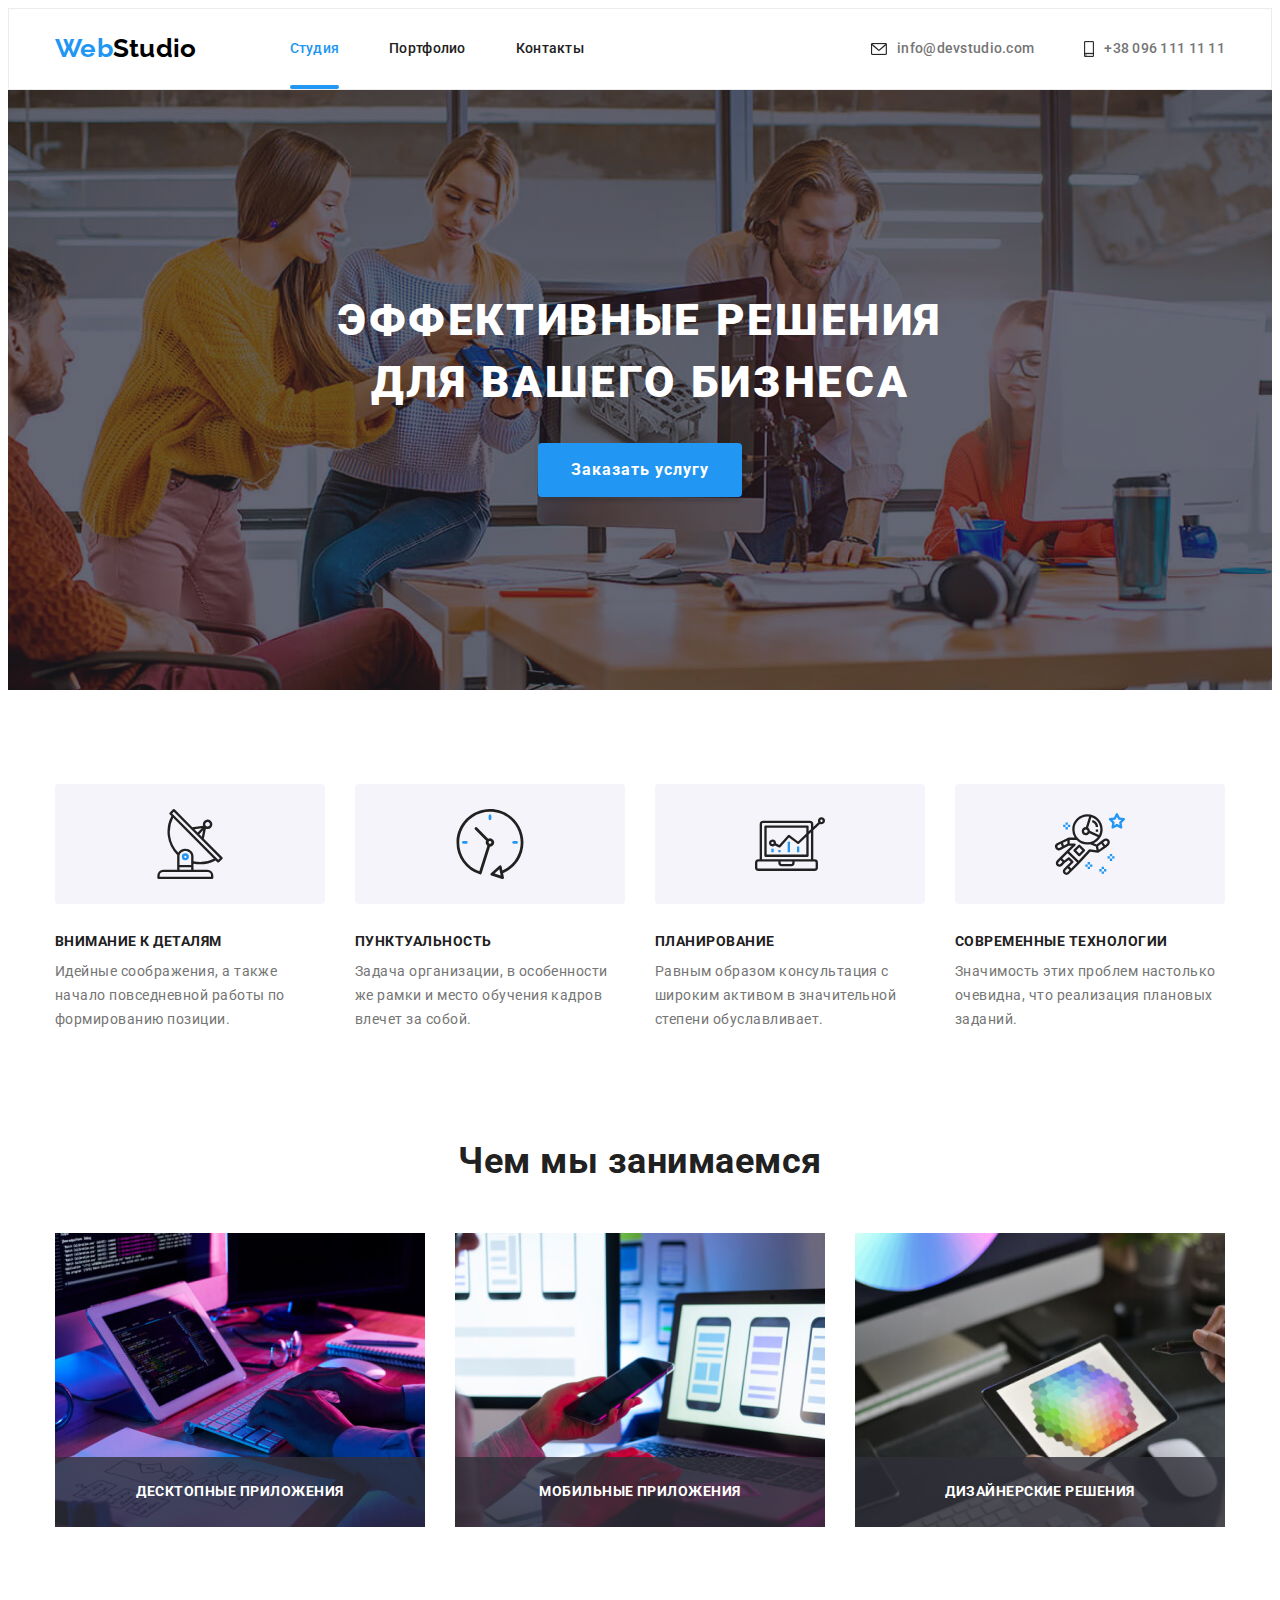
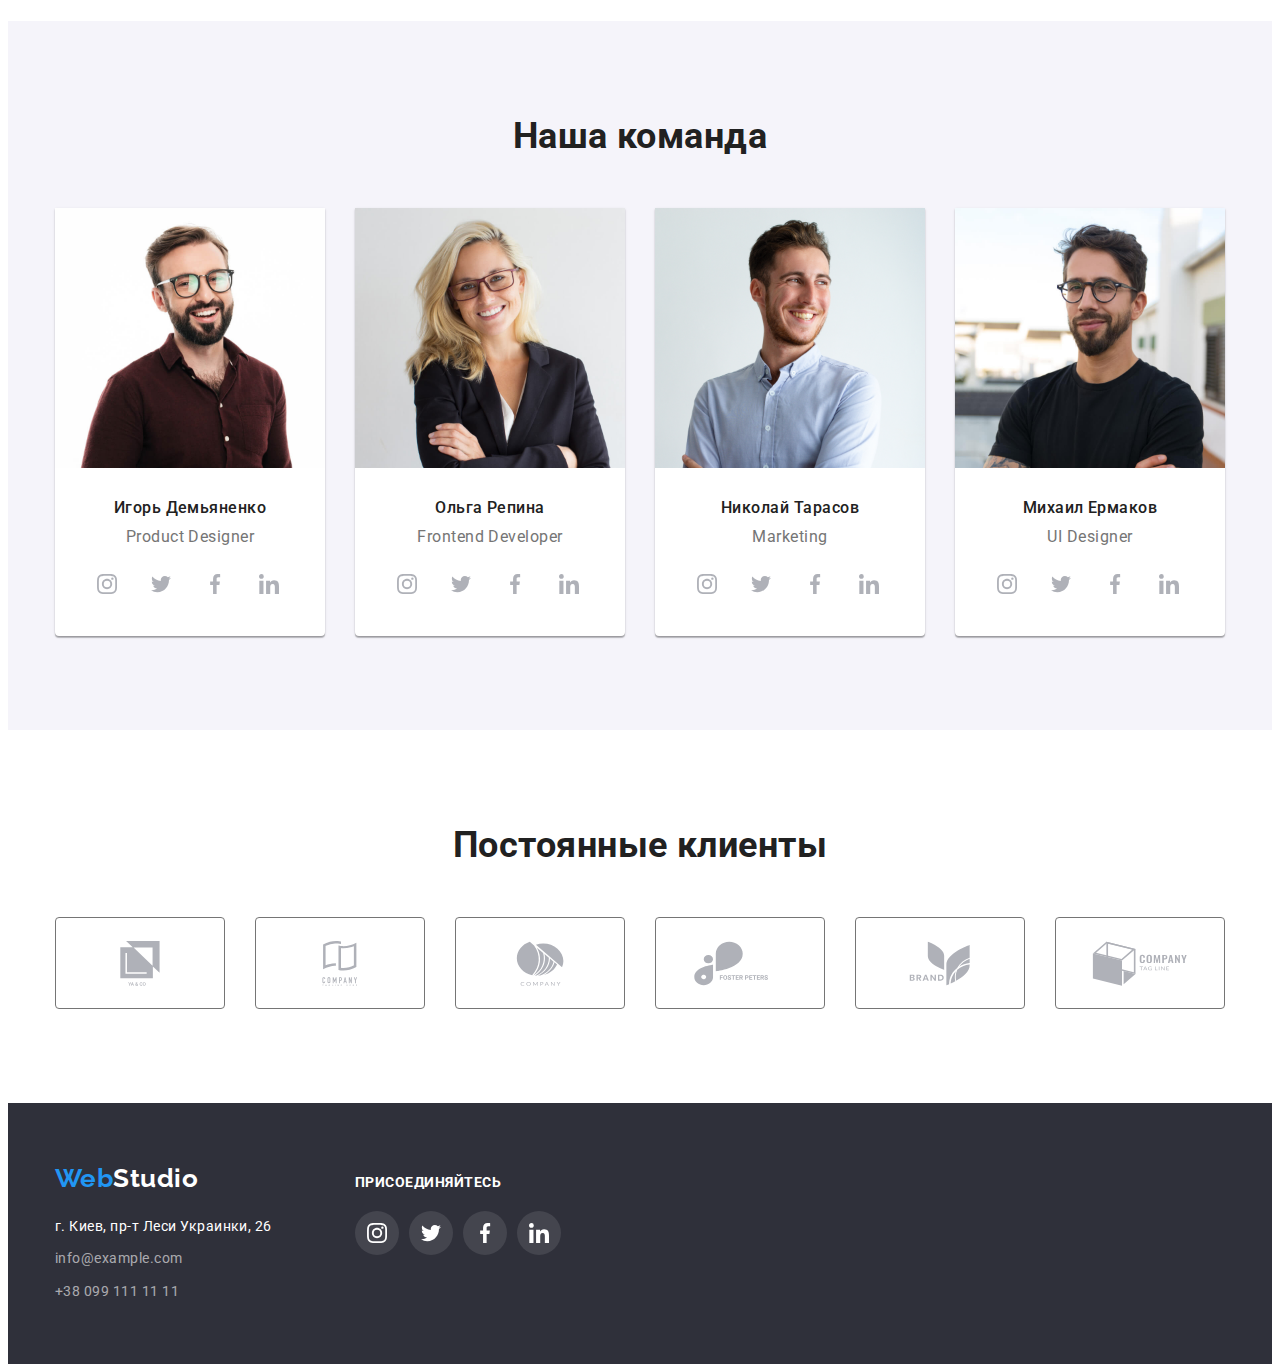
<file: index.html>
<!DOCTYPE html>
<html lang="ru">
  <head>
    <meta charset="UTF-8" />
    <meta http-equiv="X-UA-Compatible" content="IE=edge" />
    <meta name="viewport" content="width=device-width, initial-scale=1.0" />
    <title>Студия</title>
    <link
      rel="stylesheet"
      href="https://cdnjs.cloudflare.com/ajax/libs/modern-normalize/1.0.0/modern-normalize.min.css"
      integrity="sha512-ISS7cAi1PEhQ8jnbJpJZMd29NlhNj4AWYyLOSp2CE/CsHxTCu+r+t0D2yoJudVrd0/8fTVPUVDzY5Tvli75u/g=="
      crossorigin="anonymous"
    />
    <link rel="preconnect" href="https://fonts.gstatic.com" />
    <link
      rel="stylesheet"
      href="https://fonts.googleapis.com/css2?family=Raleway:wght@700&family=Roboto:wght@400;500;700;900&display=swap"
    />
    <link rel="stylesheet" href="./css/main.css" />
  </head>

  <body>
    <!-- Шапка сайта -->
    <header class="header-links">
      <div class="container full-nav">
        <nav class="main-nav">
          <!-- Лого сайта -->
          <div class="full-logo-header">
            <a href="./index.html" lang="en" class="logo-accent link"
              >Web<span class="logo-header link">Studio</span></a
            >
          </div>

          <!-- Навигация на другие страницы -->
          <ul class="site-nav list">
            <li class="item">
              <a href="./index.html" class="link current">Студия</a>
            </li>
            <li class="item">
              <a href="./portfolio.html" class="link">Портфолио</a>
            </li>
            <li class="item"><a href="" class="link">Контакты</a></li>
          </ul>
        </nav>

        <ul class="contacts-header list">
          <li class="item">
            <a href="mailto:info@devstudio.com" class="link">
              <svg class="contacts-icon" width="16" height="12">
                <use href="./images/icons.svg#icon-envelope"></use>
              </svg>
              info@devstudio.com</a
            >
          </li>
          <li class="item">
            <a href="tel:+380961111111" class="link">
              <svg class="contacts-icon" width="10" height="16">
                <use href="./images/icons.svg#icon-smartphone"></use>
              </svg>
              +38 096 111 11 11</a
            >
          </li>
        </ul>
      </div>
    </header>

    <main>
      <!-- Герой -->
      <section class="hero">
        <div class="container">
          <h1 class="hero-title">
            Эффективные решения
            <span class="hero-indent">для вашего бизнеса</span>
          </h1>
          <button data-modal-open type="button" class="hero-button">
            Заказать услугу
          </button>
        </div>
      </section>

      <!-- Преимущества -->
      <section class="section">
        <div class="container">
          <!-- Скрытый смысловой заголовок -->
          <h2 class="visually-hidden">Преимущества</h2>

          <ul class="list benefits">
            <li class="item">
              <div class="thumb-benefits">
                <svg class="benefits-icons-svg">
                  <use href="./images/icons.svg#icon-antenna"></use>
                </svg>
              </div>
              <h3 class="section-title-benefits">Внимание к деталям</h3>
              <p class="section-text-benefits">
                Идейные соображения, а также начало повседневной работы по
                формированию позиции.
              </p>
            </li>

            <li class="item">
              <div class="thumb-benefits">
                <svg class="benefits-icons-svg">
                  <use href="./images/icons.svg#icon-clock"></use>
                </svg>
              </div>
              <h3 class="section-title-benefits">Пунктуальность</h3>
              <p class="section-text-benefits">
                Задача организации, в особенности же рамки и место обучения
                кадров влечет за собой.
              </p>
            </li>

            <li class="item">
              <div class="thumb-benefits">
                <svg class="benefits-icons-svg">
                  <use href="./images/icons.svg#icon-diagram"></use>
                </svg>
              </div>
              <h3 class="section-title-benefits">Планирование</h3>
              <p class="section-text-benefits">
                Равным образом консультация с широким активом в значительной
                степени обуславливает.
              </p>
            </li>

            <li class="item">
              <div class="thumb-benefits">
                <svg class="benefits-icons-svg">
                  <use href="./images/icons.svg#icon-astronaut"></use>
                </svg>
              </div>
              <h3 class="section-title-benefits">Современные технологии</h3>
              <p class="section-text-benefits">
                Значимость этих проблем настолько очевидна, что реализация
                плановых заданий.
              </p>
            </li>
          </ul>
        </div>
      </section>

      <!-- Примеры работ -->
      <section class="section examples">
        <div class="container">
          <h2 class="section-title-main">Чем мы занимаемся</h2>

          <ul class="list examples">
            <li class="examples-element">
              <img
                src="./images/design1.jpg"
                alt="Программирование приложений"
                width="370"
                height="294"
              />
              <div class="overlay-examples">
                <p class="overlay-examples-text">Десктопные приложения</p>
              </div>
            </li>

            <li class="examples-element">
              <img
                src="./images/design2.jpg"
                alt="Создание дизайна приложений"
                width="370"
                height="294"
              />
              <div class="overlay-examples">
                <p class="overlay-examples-text">Мобильные приложения</p>
              </div>
            </li>

            <li class="examples-element">
              <img
                src="./images/design3.jpg"
                alt="Подбор подходящей цветовой гаммы"
                width="370"
                height="294"
              />
              <div class="overlay-examples">
                <p class="overlay-examples-text">Дизайнерские решения</p>
              </div>
            </li>
          </ul>
        </div>
      </section>

      <!-- Команда -->
      <section class="section team">
        <div class="container">
          <h2 class="section-title-main">Наша команда</h2>

          <ul class="list team">
            <li class="team-card">
              <img
                src="./images/product-designer.jpg"
                alt="Фото Игоря Демьяненко"
                width="270"
                height="260"
              />
              <div class="section-team-description">
                <h3 class="section-title-team">Игорь Демьяненко</h3>
                <p class="section-text-team" lang="en">Product Designer</p>

                <!-- Ссылки на соц. сети -->
                <ul class="social-icons">
                  <li class="social-icons-item">
                    <a
                      href=""
                      aria-label="Инстаграм"
                      class="social-icons-link"
                      target="_blank"
                      rel="noopener noreferrer"
                    >
                      <svg class="social-icons-svg">
                        <use href="./images/icons.svg#icon-instagram"></use>
                      </svg>
                    </a>
                  </li>
                  <li class="social-icons-item">
                    <a
                      href=""
                      aria-label="Твиттер"
                      class="social-icons-link"
                      target="_blank"
                      rel="noopener noreferrer"
                    >
                      <svg class="social-icons-svg">
                        <use href="./images/icons.svg#icon-twitter"></use>
                      </svg>
                    </a>
                  </li>
                  <li class="social-icons-item">
                    <a
                      href=""
                      aria-label="Фейсбук"
                      class="social-icons-link"
                      target="_blank"
                      rel="noopener noreferrer"
                    >
                      <svg class="social-icons-svg">
                        <use href="./images/icons.svg#icon-facebook"></use>
                      </svg>
                    </a>
                  </li>
                  <li class="social-icons-item">
                    <a
                      href=""
                      aria-label="Линкедин"
                      class="social-icons-link"
                      target="_blank"
                      rel="noopener noreferrer"
                    >
                      <svg class="social-icons-svg">
                        <use href="./images/icons.svg#icon-linkedin"></use>
                      </svg>
                    </a>
                  </li>
                </ul>
              </div>
            </li>

            <li class="team-card">
              <img
                src="./images/frontend-developer.jpg"
                alt="Фото Ольги Репиной"
                width="270"
                height="260"
              />
              <div class="section-team-description">
                <h3 class="section-title-team">Ольга Репина</h3>
                <p class="section-text-team" lang="en">Frontend Developer</p>

                <!-- Ссылки на соц. сети -->
                <ul class="social-icons">
                  <li class="social-icons-item">
                    <a
                      href=""
                      aria-label="Инстаграм"
                      class="social-icons-link"
                      target="_blank"
                      rel="noopener noreferrer"
                    >
                      <svg class="social-icons-svg">
                        <use href="./images/icons.svg#icon-instagram"></use>
                      </svg>
                    </a>
                  </li>
                  <li class="social-icons-item">
                    <a
                      href=""
                      aria-label="Твиттер"
                      class="social-icons-link"
                      target="_blank"
                      rel="noopener noreferrer"
                    >
                      <svg class="social-icons-svg">
                        <use href="./images/icons.svg#icon-twitter"></use>
                      </svg>
                    </a>
                  </li>
                  <li class="social-icons-item">
                    <a
                      href=""
                      aria-label="Фейсбук"
                      class="social-icons-link"
                      target="_blank"
                      rel="noopener noreferrer"
                    >
                      <svg class="social-icons-svg">
                        <use href="./images/icons.svg#icon-facebook"></use>
                      </svg>
                    </a>
                  </li>
                  <li class="social-icons-item">
                    <a
                      href=""
                      aria-label="Линкедин"
                      class="social-icons-link"
                      target="_blank"
                      rel="noopener noreferrer"
                    >
                      <svg class="social-icons-svg">
                        <use href="./images/icons.svg#icon-linkedin"></use>
                      </svg>
                    </a>
                  </li>
                </ul>
              </div>
            </li>

            <li class="team-card">
              <img
                src="./images/marketing.jpg"
                alt="Фото Николая Тарасова"
                width="270"
                height="260"
              />
              <div class="section-team-description">
                <h3 class="section-title-team">Николай Тарасов</h3>
                <p class="section-text-team" lang="en">Marketing</p>

                <!-- Ссылки на соц. сети -->
                <ul class="social-icons">
                  <li class="social-icons-item">
                    <a
                      href=""
                      aria-label="Инстаграм"
                      class="social-icons-link"
                      target="_blank"
                      rel="noopener noreferrer"
                    >
                      <svg class="social-icons-svg">
                        <use href="./images/icons.svg#icon-instagram"></use>
                      </svg>
                    </a>
                  </li>
                  <li class="social-icons-item">
                    <a
                      href=""
                      aria-label="Твиттер"
                      class="social-icons-link"
                      target="_blank"
                      rel="noopener noreferrer"
                    >
                      <svg class="social-icons-svg">
                        <use href="./images/icons.svg#icon-twitter"></use>
                      </svg>
                    </a>
                  </li>
                  <li class="social-icons-item">
                    <a
                      href=""
                      aria-label="Фейсбук"
                      class="social-icons-link"
                      target="_blank"
                      rel="noopener noreferrer"
                    >
                      <svg class="social-icons-svg">
                        <use href="./images/icons.svg#icon-facebook"></use>
                      </svg>
                    </a>
                  </li>
                  <li class="social-icons-item">
                    <a
                      href=""
                      aria-label="Линкедин"
                      class="social-icons-link"
                      target="_blank"
                      rel="noopener noreferrer"
                    >
                      <svg class="social-icons-svg">
                        <use href="./images/icons.svg#icon-linkedin"></use>
                      </svg>
                    </a>
                  </li>
                </ul>
              </div>
            </li>

            <li class="team-card">
              <img
                src="./images/ui-designer.jpg"
                alt="Фото Михаила Ермакова"
                width="270"
                height="260"
              />
              <div class="section-team-description">
                <h3 class="section-title-team">Михаил Ермаков</h3>
                <p class="section-text-team" lang="en">UI Designer</p>

                <!-- Ссылки на соц. сети -->
                <ul class="social-icons">
                  <li class="social-icons-item">
                    <a
                      href=""
                      aria-label="Инстаграм"
                      class="social-icons-link"
                      target="_blank"
                      rel="noopener noreferrer"
                    >
                      <svg class="social-icons-svg">
                        <use href="./images/icons.svg#icon-instagram"></use>
                      </svg>
                    </a>
                  </li>
                  <li class="social-icons-item">
                    <a
                      href=""
                      aria-label="Твиттер"
                      class="social-icons-link"
                      target="_blank"
                      rel="noopener noreferrer"
                    >
                      <svg class="social-icons-svg">
                        <use href="./images/icons.svg#icon-twitter"></use>
                      </svg>
                    </a>
                  </li>
                  <li class="social-icons-item">
                    <a
                      href=""
                      aria-label="Фейсбук"
                      class="social-icons-link"
                      target="_blank"
                      rel="noopener noreferrer"
                    >
                      <svg class="social-icons-svg">
                        <use href="./images/icons.svg#icon-facebook"></use>
                      </svg>
                    </a>
                  </li>
                  <li class="social-icons-item">
                    <a
                      href=""
                      aria-label="Линкедин"
                      class="social-icons-link"
                      target="_blank"
                      rel="noopener noreferrer"
                    >
                      <svg class="social-icons-svg">
                        <use href="./images/icons.svg#icon-linkedin"></use>
                      </svg>
                    </a>
                  </li>
                </ul>
              </div>
            </li>
          </ul>
        </div>
      </section>

      <!-- Постоянные клиенты -->
      <section class="section">
        <div class="container">
          <h2 class="section-title-main">Постоянные клиенты</h2>
          <ul class="list clients">
            <li class="client-card">
              <a
                href=""
                aria-label="Ya & Co"
                class="client-card-link link"
                target="_blank"
                rel="noopener noreferrer"
              >
                <svg class="client-icons-svg">
                  <use href="./images/icons.svg#icon-group"></use>
                </svg>
              </a>
            </li>

            <li class="client-card">
              <a
                href=""
                aria-label="Company Tagline Here"
                class="client-card-link link"
                target="_blank"
                rel="noopener noreferrer"
              >
                <svg class="client-icons-svg">
                  <use href="./images/icons.svg#icon-group2"></use>
                </svg>
              </a>
            </li>

            <li class="client-card">
              <a
                href=""
                aria-label="Company"
                class="client-card-link link"
                target="_blank"
                rel="noopener noreferrer"
              >
                <svg class="client-icons-svg">
                  <use href="./images/icons.svg#icon-group3"></use>
                </svg>
              </a>
            </li>

            <li class="client-card">
              <a
                href=""
                aria-label="Foster Peters"
                class="client-card-link link"
                target="_blank"
                rel="noopener noreferrer"
              >
                <svg class="client-icons-svg">
                  <use href="./images/icons.svg#icon-group4"></use>
                </svg>
              </a>
            </li>

            <li class="client-card">
              <a
                href=""
                aria-label="Brand"
                class="client-card-link link"
                target="_blank"
                rel="noopener noreferrer"
              >
                <svg class="client-icons-svg">
                  <use href="./images/icons.svg#icon-group5"></use>
                </svg>
              </a>
            </li>

            <li class="client-card">
              <a
                href=""
                aria-label="Company Tag Line"
                class="client-card-link link"
                target="_blank"
                rel="noopener noreferrer"
              >
                <svg class="client-icons-svg">
                  <use href="./images/icons.svg#icon-group6"></use>
                </svg>
              </a>
            </li>
          </ul>
        </div>
      </section>
    </main>

    <!-- Футер -->
    <footer class="footer-links">
      <div class="container">
        <div class="address">
          <div class="full-logo-footer">
            <a href="./index.html" lang="en" class="logo-accent link"
              >Web<span class="logo-footer link">Studio</span></a
            >
          </div>
          <address>
            <ul class="list">
              <li class="footer-address">
                <a
                  class="map-link link"
                  href="https://goo.gl/maps/onrn5g9ZaPqnStBHA"
                  target="_blank"
                  rel="noopener noreferrer"
                  >г. Киев, пр-т Леси Украинки, 26</a
                >
              </li>
              <li class="contacts-footer">
                <a href="mailto:info@example.com" class="link"
                  >info@example.com</a
                >
              </li>
              <li class="contacts-footer">
                <a href="tel:+380991111111" class="link">+38 099 111 11 11</a>
              </li>
            </ul>
          </address>
        </div>

        <!-- Ссылки на соц. сети -->
        <div class="social-media-footer">
          <h3 class="section-title-footer">присоединяйтесь</h3>
          <ul class="social-icons-footer list">
            <li class="social-icons-item">
              <a
                href=""
                aria-label="Инстаграм"
                class="social-icons-link"
                target="_blank"
                rel="noopener noreferrer"
              >
                <svg class="footer social-icons-svg">
                  <use href="./images/icons.svg#icon-instagram"></use>
                </svg>
              </a>
            </li>
            <li class="social-icons-item">
              <a
                href=""
                aria-label="Твиттер"
                class="social-icons-link"
                target="_blank"
                rel="noopener noreferrer"
              >
                <svg class="social-icons-svg">
                  <use href="./images/icons.svg#icon-twitter"></use>
                </svg>
              </a>
            </li>
            <li class="social-icons-item">
              <a
                href=""
                aria-label="Фейсбук"
                class="social-icons-link"
                target="_blank"
                rel="noopener noreferrer"
              >
                <svg class="social-icons-svg">
                  <use href="./images/icons.svg#icon-facebook"></use>
                </svg>
              </a>
            </li>
            <li class="social-icons-item">
              <a
                href=""
                aria-label="Линкедин"
                class="social-icons-link"
                target="_blank"
                rel="noopener noreferrer"
              >
                <svg class="social-icons-svg">
                  <use href="./images/icons.svg#icon-linkedin"></use>
                </svg>
              </a>
            </li>
          </ul>
        </div>
      </div>
    </footer>

    <!-- Модальное окно -->
    <div data-modal class="backdrop is-hidden">
      <div class="modal">
        <button data-modal-close class="modal-close" aria-label="Закрыть">
          <svg class="modal-close-svg">
            <use href="./images/icons.svg#icon-close"></use>
          </svg>
        </button>
      </div>
    </div>
    <script src="./js/modal.js"></script>
  </body>
</html>
</file>
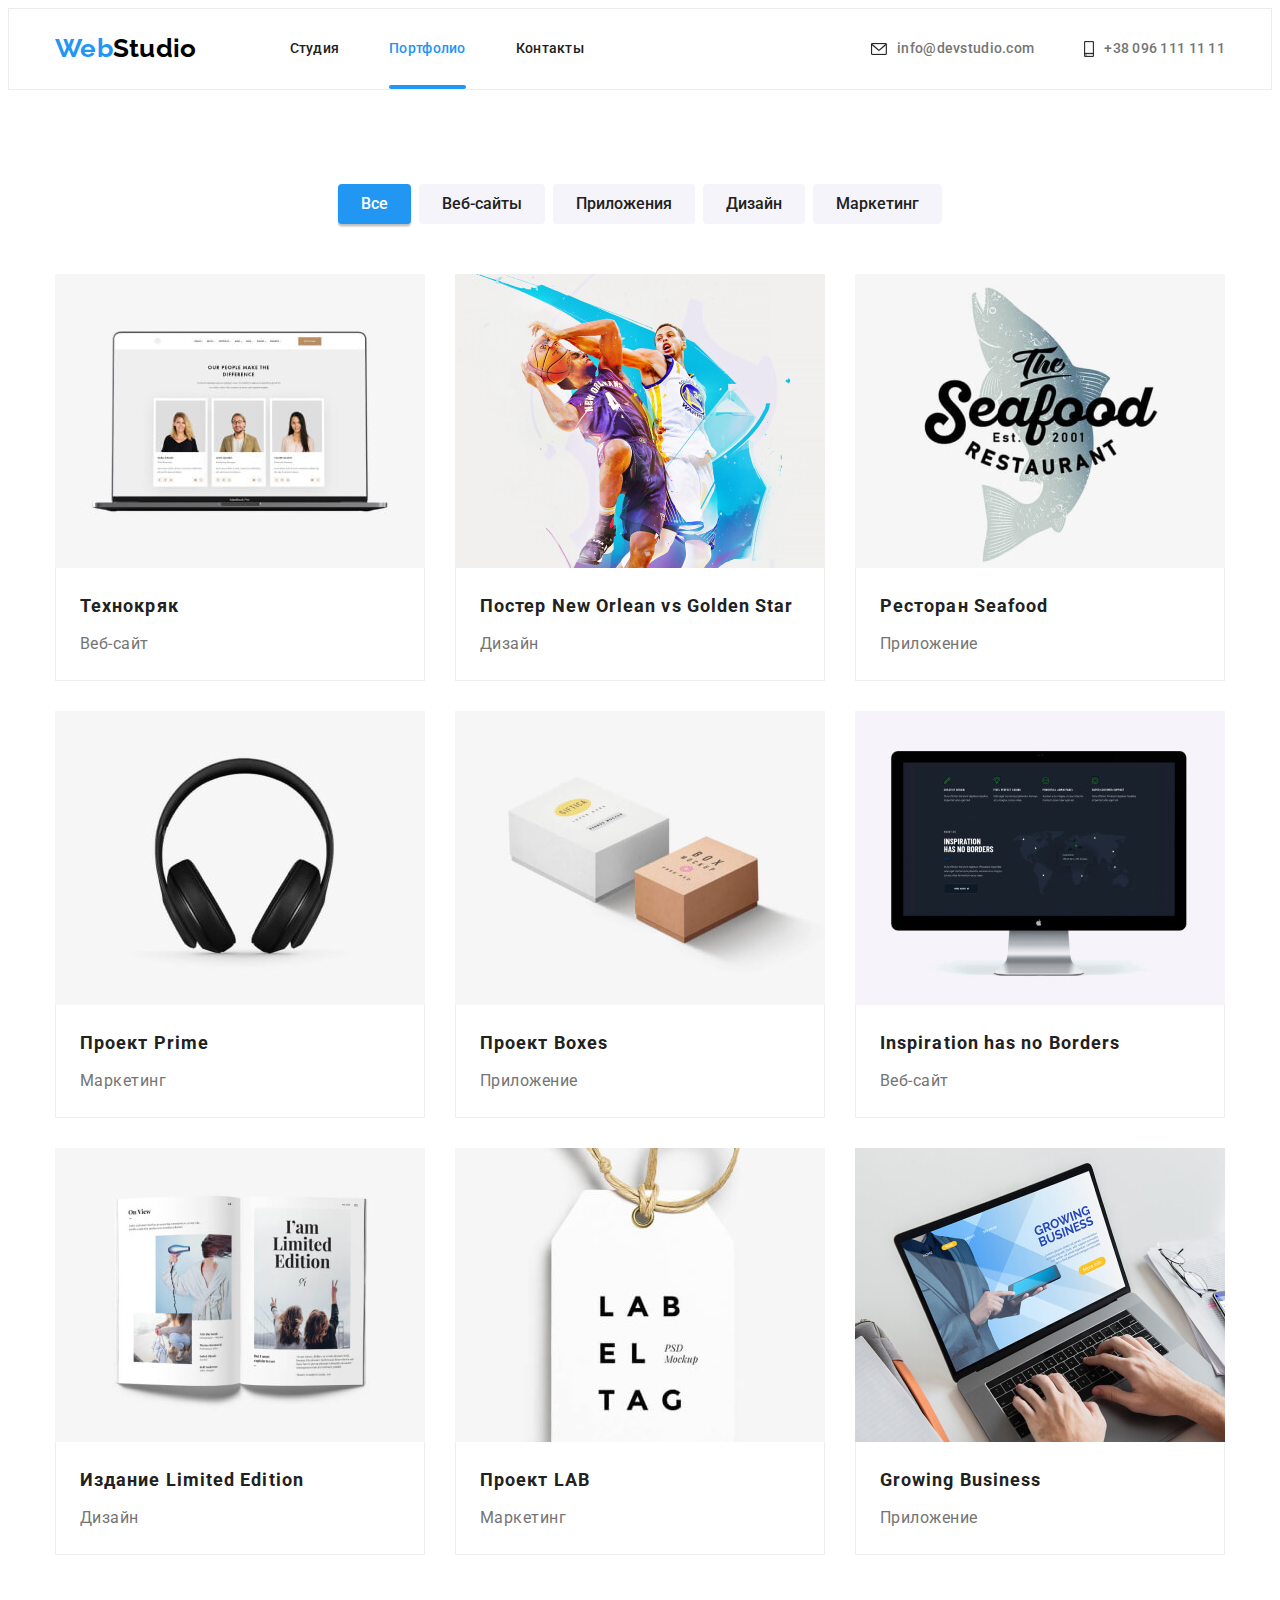
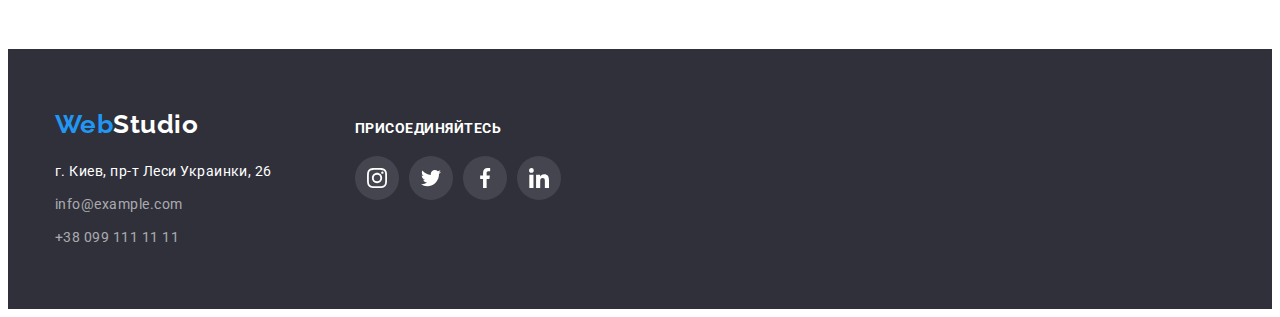
<file: portfolio.html>
<!DOCTYPE html>
<html lang="ru">
  <head>
    <meta charset="UTF-8" />
    <meta http-equiv="X-UA-Compatible" content="IE=edge" />
    <meta name="viewport" content="width=device-width, initial-scale=1.0" />
    <title>Портфолио</title>
    <link
      rel="stylesheet"
      href="https://cdnjs.cloudflare.com/ajax/libs/modern-normalize/1.0.0/modern-normalize.min.css"
      integrity="sha512-ISS7cAi1PEhQ8jnbJpJZMd29NlhNj4AWYyLOSp2CE/CsHxTCu+r+t0D2yoJudVrd0/8fTVPUVDzY5Tvli75u/g=="
      crossorigin="anonymous"
    />
    <link rel="preconnect" href="https://fonts.gstatic.com" />
    <link
      href="https://fonts.googleapis.com/css2?family=Raleway:wght@700&family=Roboto:wght@400;500;700;900&display=swap"
      rel="stylesheet"
    />
    <link rel="stylesheet" href="./css/main.css" />
  </head>

  <body>
    <!-- Шапка сайта -->
    <header class="header-links">
      <div class="container main-nav">
        <nav class="main-nav">
          <!-- Лого сайта -->
          <div class="full-logo-header">
            <a href="./index.html" lang="en" class="logo-accent link"
              >Web<span class="logo-header link">Studio</span></a
            >
          </div>

          <!-- Навигация на другие страницы -->
          <ul class="site-nav list">
            <li class="item"><a href="./index.html" class="link">Студия</a></li>
            <li class="item">
              <a href="./portfolio.html" class="link current">Портфолио</a>
            </li>
            <li class="item"><a href="" class="link">Контакты</a></li>
          </ul>
        </nav>

        <ul class="contacts-header list">
          <li class="item">
            <a href="mailto:info@devstudio.com" class="link">
              <svg class="contacts-icon" width="16" height="12">
                <use href="./images/icons.svg#icon-envelope"></use>
              </svg>
              info@devstudio.com</a
            >
          </li>
          <li class="item">
            <a href="tel:+380961111111" class="link">
              <svg class="contacts-icon" width="10" height="16">
                <use href="./images/icons.svg#icon-smartphone"></use>
              </svg>
              +38 096 111 11 11</a
            >
          </li>
        </ul>
      </div>
    </header>

    <main>
      <!-- Секция с проектами -->
      <section class="section">
        <div class="container">
          <!-- Скрытый смысловой заголовок -->
          <h1 class="visually-hidden">Наши проекты</h1>

          <!-- Фильтр с кнопками -->
          <ul class="list filter">
            <li class="filter-item">
              <button type="button" class="portfolio-button current">
                Все
              </button>
            </li>
            <li class="filter-item">
              <button type="button" class="portfolio-button">Веб-сайты</button>
            </li>
            <li class="filter-item">
              <button type="button" class="portfolio-button">Приложения</button>
            </li>
            <li class="filter-item">
              <button type="button" class="portfolio-button">Дизайн</button>
            </li>
            <li class="filter-item">
              <button type="button" class="portfolio-button">Маркетинг</button>
            </li>
          </ul>

          <!-- Примеры работ -->
          <ul class="list flex">
            <li class="flex-element">
              <!--<div class="flex-actions"> </div>-->
              <a class="flex-element-link" href="">
                <div class="flex-img">
                  <img
                    src="./images/techcrack.jpg"
                    alt="Главная страница веб-сайта"
                    width="370"
                    height="294"
                  />
                  <div class="overlay-project">
                    <p class="overlay-project-text">
                      Технокряк это современная площадка распространения
                      коронавируса. Компании используют эту платформу для
                      цифрового шпионажа и атак на защищённые сервера
                      конкурентов.
                    </p>
                  </div>
                </div>
                <div class="section-project-description">
                  <h2 class="section-title-project">Технокряк</h2>
                  <p class="section-text-project">Веб-сайт</p>
                </div>
              </a>
            </li>

            <li class="flex-element">
              <a class="flex-element-link" href="">
                <div class="flex-img">
                  <img
                    src="./images/poster.jpg"
                    alt="Постер для баскетбольного матча"
                    width="370"
                    height="294"
                  />
                  <div class="overlay-project">
                    <p class="overlay-project-text">
                      Технокряк это современная площадка распространения
                      коронавируса. Компании используют эту платформу для
                      цифрового шпионажа и атак на защищённые сервера
                      конкурентов.
                    </p>
                  </div>
                </div>
                <div class="section-project-description">
                  <h2 class="section-title-project">
                    Постер <span lang="en">New Orlean vs Golden Star</span>
                  </h2>
                  <p class="section-text-project">Дизайн</p>
                </div>
              </a>
            </li>

            <li class="flex-element">
              <a class="flex-element-link" href="">
                <div class="flex-img">
                  <img
                    src="./images/seafood.jpg"
                    alt="Логотип приложения ресторана"
                    width="370"
                    height="294"
                  />
                  <div class="overlay-project">
                    <p class="overlay-project-text">
                      Технокряк это современная площадка распространения
                      коронавируса. Компании используют эту платформу для
                      цифрового шпионажа и атак на защищённые сервера
                      конкурентов.
                    </p>
                  </div>
                </div>
                <div class="section-project-description">
                  <h2 class="section-title-project">
                    Ресторан <span lang="en">Seafood</span>
                  </h2>
                  <p class="section-text-project">Приложение</p>
                </div>
              </a>
            </li>

            <li class="flex-element">
              <a class="flex-element-link" href="">
                <div class="flex-img">
                  <img
                    src="./images/prime.jpg"
                    alt="Наушники как заставка проекта"
                    width="370"
                    height="294"
                  />
                  <div class="overlay-project">
                    <p class="overlay-project-text">
                      Технокряк это современная площадка распространения
                      коронавируса. Компании используют эту платформу для
                      цифрового шпионажа и атак на защищённые сервера
                      конкурентов.
                    </p>
                  </div>
                </div>
                <div class="section-project-description">
                  <h2 class="section-title-project">
                    Проект <span lang="en">Prime</span>
                  </h2>
                  <p class="section-text-project" lang="en">Маркетинг</p>
                </div>
              </a>
            </li>

            <li class="flex-element">
              <a class="flex-element-link" href="">
                <div class="flex-img">
                  <img
                    src="./images/boxes.jpg"
                    alt="Два макета коробок из проекта"
                    width="370"
                    height="294"
                  />
                  <div class="overlay-project">
                    <p class="overlay-project-text">
                      Технокряк это современная площадка распространения
                      коронавируса. Компании используют эту платформу для
                      цифрового шпионажа и атак на защищённые сервера
                      конкурентов.
                    </p>
                  </div>
                </div>
                <div class="section-project-description">
                  <h2 class="section-title-project">
                    Проект <span lang="en">Boxes</span>
                  </h2>
                  <p class="section-text-project">Приложение</p>
                </div>
              </a>
            </li>

            <li class="flex-element">
              <a class="flex-element-link" href="">
                <div class="flex-img">
                  <img
                    src="./images/inspiration.jpg"
                    alt="Главная страница веб-сайта"
                    width="370"
                    height="294"
                  />
                  <div class="overlay-project">
                    <p class="overlay-project-text">
                      Технокряк это современная площадка распространения
                      коронавируса. Компании используют эту платформу для
                      цифрового шпионажа и атак на защищённые сервера
                      конкурентов.
                    </p>
                  </div>
                </div>
                <div class="section-project-description">
                  <h2 class="section-title-project" lang="en">
                    Inspiration has no Borders
                  </h2>
                  <p class="section-text-project">Веб-сайт</p>
                </div>
              </a>
            </li>

            <li class="flex-element">
              <a class="flex-element-link" href="">
                <div class="flex-img">
                  <img
                    src="./images/limited-edition.jpg"
                    alt="Разворот журнала"
                    width="370"
                    height="294"
                  />
                  <div class="overlay-project">
                    <p class="overlay-project-text">
                      Технокряк это современная площадка распространения
                      коронавируса. Компании используют эту платформу для
                      цифрового шпионажа и атак на защищённые сервера
                      конкурентов.
                    </p>
                  </div>
                </div>
                <div class="section-project-description">
                  <h2 class="section-title-project">
                    Издание <span lang="en">Limited Edition</span>
                  </h2>
                  <p class="section-text-project">Дизайн</p>
                </div>
              </a>
            </li>

            <li class="flex-element">
              <a class="flex-element-link" href="">
                <div class="flex-img">
                  <img
                    src="./images/lab.jpg"
                    alt="Макет лейбла из проекта"
                    width="370"
                    height="294"
                  />
                  <div class="overlay-project">
                    <p class="overlay-project-text">
                      Технокряк это современная площадка распространения
                      коронавируса. Компании используют эту платформу для
                      цифрового шпионажа и атак на защищённые сервера
                      конкурентов.
                    </p>
                  </div>
                </div>
                <div class="section-project-description">
                  <h2 class="section-title-project">
                    Проект <span lang="en">LAB</span>
                  </h2>
                  <p class="section-text-project">Маркетинг</p>
                </div>
              </a>
            </li>

            <li class="flex-element">
              <a class="flex-element-link" href="">
                <div class="flex-img">
                  <img
                    src="./images/growing-business.jpg"
                    alt="Главная страница приложения"
                    width="370"
                    height="294"
                  />
                  <div class="overlay-project">
                    <p class="overlay-project-text">
                      Технокряк это современная площадка распространения
                      коронавируса. Компании используют эту платформу для
                      цифрового шпионажа и атак на защищённые сервера
                      конкурентов.
                    </p>
                  </div>
                </div>
                <div class="section-project-description">
                  <h2 class="section-title-project" lang="en">
                    Growing Business
                  </h2>
                  <p class="section-text-project">Приложение</p>
                </div>
              </a>
            </li>
          </ul>
        </div>
      </section>
    </main>

    <!-- Футер -->
    <footer class="footer-links">
      <div class="container">
        <div class="address">
          <div class="full-logo-footer">
            <a href="./index.html" lang="en" class="logo-accent link"
              >Web<span class="logo-footer link">Studio</span></a
            >
          </div>
          <address>
            <ul class="list">
              <li class="footer-address">
                <a
                  class="map-link link"
                  href="https://goo.gl/maps/onrn5g9ZaPqnStBHA"
                  target="_blank"
                  rel="noopener noreferrer"
                  >г. Киев, пр-т Леси Украинки, 26</a
                >
              </li>
              <li class="contacts-footer">
                <a href="mailto:info@example.com" class="link"
                  >info@example.com</a
                >
              </li>
              <li class="contacts-footer">
                <a href="tel:+380991111111" class="link">+38 099 111 11 11</a>
              </li>
            </ul>
          </address>
        </div>

        <!-- Ссылки на соц. сети -->
        <div class="social-media-footer">
          <h3 class="section-title-footer">присоединяйтесь</h3>
          <ul class="social-icons-footer list">
            <li class="social-icons-item">
              <a
                href=""
                aria-label="Инстаграм"
                class="social-icons-link"
                target="_blank"
                rel="noopener noreferrer"
              >
                <svg class="footer social-icons-svg">
                  <use href="./images/icons.svg#icon-instagram"></use>
                </svg>
              </a>
            </li>
            <li class="social-icons-item">
              <a
                href=""
                aria-label="Твиттер"
                class="social-icons-link"
                target="_blank"
                rel="noopener noreferrer"
              >
                <svg class="social-icons-svg">
                  <use href="./images/icons.svg#icon-twitter"></use>
                </svg>
              </a>
            </li>
            <li class="social-icons-item">
              <a
                href=""
                aria-label="Фейсбук"
                class="social-icons-link"
                target="_blank"
                rel="noopener noreferrer"
              >
                <svg class="social-icons-svg">
                  <use href="./images/icons.svg#icon-facebook"></use>
                </svg>
              </a>
            </li>
            <li class="social-icons-item">
              <a
                href=""
                aria-label="Линкедин"
                class="social-icons-link"
                target="_blank"
                rel="noopener noreferrer"
              >
                <svg class="social-icons-svg">
                  <use href="./images/icons.svg#icon-linkedin"></use>
                </svg>
              </a>
            </li>
          </ul>
        </div>
      </div>
    </footer>
  </body>
</html>
</file>
<file: css/main.css>
/* 
* Палитра 
*/

:root {
   --main-font: 'Roboto', sans-serif;
   --logo-font: 'Raleway', sans-serif;
   --accent-color: #2196f3;
   --body-hero-color: #fff;
   --title-color: #212121;
   --footer-contacts-color: rgba(255,255,255,0.6);
   --main-text-color: #757575;
   --header-studio-color: #000;
   --hero-btn-shadow: 0px 4px 4px rgba(0, 0, 0, 0.15);
   --team-box-shadow: 0px 1px 3px rgba(0, 0, 0, 0.12), 0px 1px 1px rgba(0, 0, 0, 0.14), 0px 2px 1px rgba(0, 0, 0, 0.2);
   --project-hover: 0px 1px 1px rgba(0, 0, 0, 0.12), 0px 4px 4px rgba(0, 0, 0, 0.06), 1px 4px 6px rgba(0, 0, 0, 0.16);
   --header-border: #ececec;
   --project-border: #eee;
   --bcg-team-color: #f5f4fa;
   --bcg-footer-color: #2f303a;
   --bcg-hero-color: #c4c4c4;
   --hero-overlay: rgba(47, 48, 58, 0.4), rgba(47, 48, 58, 0.4);
   --portfolio-btn-shadow: 0px 3px 1px rgba(0, 0, 0, 0.1), 0px 1px 2px rgba(0, 0, 0, 0.08), 0px 2px 2px rgba(0, 0, 0, 0.12);
   --social-icons-team: #afb1b8;
   --bcg-footer-icons: rgba(255, 255, 255, 0.1);
   --backdrop-color:  rgba(0, 0, 0, 0.2);
   --modal-window-shadow: 0px 1px 3px rgba(0, 0, 0, 0.12), 0px 1px 1px rgba(0, 0, 0, 0.14), 0px 2px 1px rgba(0, 0, 0, 0.2);
   --modal-close-btn: #0000001A;
   --trans-duration: 250ms;
   --trans-timing: cubic-bezier(0.4, 0, 0.2, 1);
   --overlay-portfolio-bcg: rgba(33, 150, 243, 0.9);
   --overlay-examples-bcg: rgba(47, 48, 58, 0.8);
}

/* 
* Общие стили для хедера (лого, навигация, контакты) и шрифты
*/


html { box-sizing: border-box; }

*,
*::after,
*::before {
	box-sizing: inherit;
}

h1,
h2,
h3,
h4,
h5,
h6,
p {
	margin-top: 0;
}

body {
   font-family: var(--main-font);
   letter-spacing: .03em;
   color: var(--main-text-color);

   background-color: var(--body-hero-color);
}

.list { 
   list-style: none; 
   padding-left: 0;
	margin: 0;
}

.flex-element-link,
.link { 
   text-decoration: none; 
}

.section { padding: 94px 0; }

.container {
   width: 1200px;
   padding-left: 15px;
   padding-right: 15px;
   margin: 0 auto;
}

.full-nav,
.main-nav {
   display: flex;
   align-items: center;
}

.header-links {
   border: 1px solid var(--header-border);

   font-size: 14px;
   font-weight: 500;
   line-height: 1.14;
   letter-spacing: .02em;
}

.full-logo-header { 
   padding-top: 24px;
   padding-bottom: 25px;
}

.logo-accent {
   font-family: var(--logo-font);
   font-size: 26px;
   font-weight: 700;
   line-height: 1.2;
}

.logo-header {
   font-family: var(--logo-font);
   font-size: 26px;
   font-weight: 700;
   line-height: 1.2;
   color: var(--header-studio-color);

   transition: color var(--trans-duration) var(--trans-timing);
}

.logo-accent,
.logo-header:hover,
.logo-header:focus,
.site-nav .link:hover,
.site-nav .link:focus,
.site-nav .link.current,
.contacts-header .link:hover,
.contacts-header .link:focus {
   color: var(--accent-color);
}

.site-nav { 
   display: flex;
   margin-left: 93px;
}

.site-nav .item:not(:last-child) { margin-right: 50px; }

.site-nav .link { 
   display: block;
   padding-top: 32px;
   padding-bottom: 32px;

   color: var(--title-color); 

   transition: color var(--trans-duration) var(--trans-timing);
}

.site-nav .current { position: relative; }

.site-nav .current::after {
   content: "";
   display: block;
   position: absolute;
   bottom: 0;
   width: 100%;
   height: 4px;
   background-color: var(--accent-color);
   border-radius: 2px;
}

.contacts-header { 
   display: flex; 
   margin-left: auto;
}

.contacts-header .item + .item { margin-left: 50px; }

.contacts-header .link { 
   display: flex;
   align-items: center;
   padding-top: 32px;
   padding-bottom: 32px;

   color: var(--main-text-color); 

   transition: color var(--trans-duration) var(--trans-timing);
}

.contacts-icon { 
   margin-right: 10px;
   stroke: currentColor;
}

/* 
* Общие стили для основного контента (стиль текста, списков, кнопок и ссылок)
*/

.section-title-main {
   margin-bottom: 50px;

   font-size: 36px;
   font-weight: 700;
   line-height: 1.2;
   color: var(--title-color);
   text-align: center;
}

.visually-hidden {
   position: absolute;
   width: 1px;
   height: 1px;
   margin: -1px;
   border: 0;
   padding: 0;

   white-space: nowrap;
   clip-path: inset(100%);
   clip: rect(0 0 0 0);
   overflow: hidden;
}

.hero-button,
.portfolio-button {
   font-family: inherit;
   cursor: pointer;
}

img {
   display: block;
   margin: 0;
   max-width: 100%;
   height: auto;
}

/* 
* Основной контент страницы "Студия" (герой, преимущества, примеры работ и презентация команды)
*/

/* Герой - главный баннер (слоган и кнопка "Заказать услугу") */ 
.hero { 
   padding-top: 200px;
   padding-bottom: 200px;
   max-width: 1600px;
   height: 600px;
   margin-left: auto;
   margin-right: auto;

   text-align: center; 

   background-color: var(--bcg-hero-color);
   background-image: linear-gradient(to top, var(--hero-overlay)), url(../images/hero.jpg);
   background-repeat: no-repeat;
   background-position: center;
   background-size: cover;
}

.hero-title {
   margin-bottom: 30px;

   font-size: 44px;
   font-weight: 900;
   line-height: 1.4;
   letter-spacing: .06em;
   color: var(--body-hero-color);
   text-transform: uppercase;
}

.hero-indent { display: block; }

.hero-button {
   border-radius: 4px;
   padding: 10px 32px;
   min-width: 200px;

   font-size: 16px;
   font-weight: 700;
   line-height: 2;
   letter-spacing: .06em;
   color: var(--body-hero-color);
   text-align: center;

   background-color: var(--accent-color);
   border: 1px solid transparent;
   box-shadow: var(--hero-btn-shadow);
   transition: color var(--trans-duration) var(--trans-timing), background-color var(--trans-duration) var(--trans-timing);
}

.hero-button:hover,
.hero-button:focus {
   color: var(--accent-color);

   background-color: var(--body-hero-color);
}

/* Преимущества работы со студией */
.benefits { display: flex; }

.benefits .item { width: 270px; }

.benefits .item:not(:last-child) { margin-right: 30px; }

.thumb-benefits { 
   height: 120px;
   display: flex;
   align-items: center;
   justify-content: center;
   margin-bottom: 30px;
   border-radius: 4px;

   background-color: var(--bcg-team-color); 
}

.benefits-icons-svg {
   height: 70px;
}

.overlay-examples-text,
.section-title-benefits {
   font-size: 14px;
   font-weight: 700;
   line-height: 1.14;
   color: var(--title-color);
   text-transform: uppercase;
}

.section-title-benefits,
.section-title-team {
   margin-bottom: 10px;
}

.section-text-benefits {
   font-size: 14px;
   line-height: 1.7;   
}

/* Примеры работ */
.examples { padding-top: 0; }

.examples .list { display: flex; }

.examples-element:not(:last-child) { margin-right: 30px; }

.examples-element { position: relative; }

.overlay-examples {
   position: absolute;
   bottom: 0;
   left: 0;

   display: flex;
   align-items: center;
   justify-content: center;
   width: 100%;
   height: 70px;
   
   background-color: var(--overlay-examples-bcg);
}

.overlay-examples-text {
   margin: 0;
   color: var(--body-hero-color);
}

/* Команда - секция с именами, должностями и фото */
.team { background-color: var(--bcg-team-color); }

.team .list { display: flex; }

.team-card { 
   width: 270px;
   margin-right: 0;
   box-shadow: var(--team-box-shadow);
   border-radius: 0px 0px 4px 4px;
   background: var(--body-hero-color);
}

.team-card:not(:last-child) { margin-right: 30px;}

.section-team-description {
   padding: 30px;
}

.section-title-team {
   font-size: 16px;
   font-weight: 500;
   line-height: 1.2;
   color: var(--title-color);
   text-align: center;
}

.section-text-team {
   margin-bottom: 16px;

   font-size: 16px;
   line-height: 1.2;
   text-align: center;
}

/* Ссылки на соц. сети в команде */
.social-icons-footer,
.social-icons {
   display: inline-flex;
   padding-left: 0;

   list-style: none; 
}

.social-icons-item:not(:last-child) { margin-right: 10px; }

.social-icons-link {
   display: flex;
   align-items: center;
   justify-content: center;
   width: 44px;
   height: 44px;
   border-radius: 50%;

   transition: fill var(--trans-duration) var(--trans-timing), background-color var(--trans-duration) var(--trans-timing);
}

.social-icons-svg {
   width: 20px;
   height: 20px;

   fill: var(--social-icons-team);

   transition: fill var(--trans-duration) var(--trans-timing);
}

.social-icons-link:hover .social-icons-svg, 
.social-icons-link:focus .social-icons-svg { 
   fill: var(--body-hero-color); 
}

.social-icons-link:hover,
.social-icons-link:focus { 
   background-color: var(--accent-color); 
}

/* Постоянные клиенты */
.clients {
   display: flex;
   align-items: center;
   justify-content: center;
}

.client-card:not(:last-child) { margin-right: 30px; }

.client-card-link {
   height: 92px;
   width: 170px;

   display: flex;
   align-items: center;
   justify-content: center;

   border: 1px solid var(--main-text-color);
   box-sizing: border-box;
   border-radius: 4px;
   transition: fill var(--trans-duration) var(--trans-timing), border-color var(--trans-duration) var(--trans-timing);
}

.client-icons-svg { 
   width: 106px;
   height: 45px;

   fill: var(--social-icons-team);
   transition: fill var(--trans-duration) var(--trans-timing);
}

.client-card-link:hover,
.client-card-link:focus,
.client-card-link:hover .client-icons-svg,
.client-card-link:focus .client-icons-svg { 
   fill: var(--accent-color); 
   border-color: var(--accent-color); 
}

/* Модальное окно */
.backdrop {
   position: fixed;
   top: 0;
   left: 0;

   width: 100%;
   height: 100%;

   opacity: 1;
   transition: opacity var(--trans-duration) var(--trans-timing);
   background-color: var(--backdrop-color);
}

.backdrop.is-hidden {
   opacity: 0;
   pointer-events: none;
   visibility: hidden;

   transition: opacity var(--trans-duration) var(--trans-timing), visibility var(--trans-duration) var(--trans-timing);
}

.backdrop.is-hidden .modal {
   opacity: 0;
   transform: translate(-50%, -50%) scale(0.9);
}

.modal {
   position: absolute;
   top: 50%;
   left: 50%;
   transform: translate(-50%, -50%) scale(1);
   opacity: 1;

   width: 100%;
   max-width: 528px;
   min-height: 581px;

   box-shadow: var(--modal-window-shadow);
   border-radius: 4px;
   background-color: var(--body-hero-color);
   
   transition: transform var(--trans-duration) var(--trans-timing), opacity var(--trans-duration) var(--trans-timing);
}

.modal-close {
   position: absolute;
   top: 8px;
   right: 8px;
   display: flex;
   align-items: center;
   width: 30px;
   height: 30px;
   padding: 6px;

   border: 1px solid var(--modal-close-btn);
   border-radius: 30px;
   background-color: var(--body-hero-color);
   transition: fill var(--trans-duration) var(--trans-timing);
}

.modal-close:hover .modal-close-svg,
.modal-close:focus .modal-close-svg {
   fill: var(--accent-color);
}

.modal-close-svg {
   width: 18px;
   height: 18px;

   fill: var(--header-studio-color);
}

/* 
* Общие стили для футера (лого, ссылки с адресом и контактами)
*/

.footer-links {
   padding: 60px 15px;
   margin: 0 auto;

   background-color: var(--bcg-footer-color);
}


.footer-links .container { 
   width: 1200px;
   display: flex;
   align-items: baseline;
   flex-wrap: nowrap;

   font-family: var(--main-font); 
}

.address,
.social-media-footer {
   width: 270px;
}

.footer-links .address { 
   margin-right: 30px; 
}

.full-logo-footer { 
   margin-bottom: 20px;
}

.logo-footer {
   font-family: var(--logo-font);
   font-size: 26px;
   font-weight: 700;
   line-height: 1.2;
}

.map-link,
.logo-footer {
   color: var(--body-hero-color);

   transition: color var(--trans-duration) var(--trans-timing);
}

.contacts-footer { margin-top: 9px; }

.contacts-footer .link { 
   color: var(--footer-contacts-color); 

   transition: color var(--trans-duration) var(--trans-timing);
}

.map-link,
.contacts-footer {
   font-size: 14px;
   font-style: normal;
   line-height: 1.7;
}

.logo-footer:hover,
.logo-footer:focus,
.map-link:hover,
.map-link:focus,
.contacts-footer .link:hover,
.contacts-footer .link:focus {
   color: var(--accent-color);
}

/* Ссылки на соц. сети в футере */
.section-title-footer {
   margin-bottom: 20px;

   font-style: normal;
   font-size: 14px;
   font-weight: 700;
   line-height: 1.17;
   color: var(--body-hero-color);
   text-transform: uppercase;
}

.social-icons-footer .social-icons-svg { fill: var(--body-hero-color); }

.social-icons-footer .social-icons-link { 
   background-color: var(--bcg-footer-icons); 
   transition: background-color var(--trans-duration) var(--trans-timing);
}

.social-icons-link:hover,
.social-icons-link:focus { 
   background-color: var(--accent-color); 
}

/* 
* Основной контент страницы "Портфолио" (фильтр из кнопок и примеры проектов)
*/

.filter { 
   display: flex;
   justify-content: center;

   margin-bottom: 50px;
   text-align: center; 
}

.filter-item:not(:last-child) { margin-right: 8px; }

.portfolio-button {
   display: inline-block;
   border-radius: 4px;
   padding: 6px 22px;
   min-width: 73px;

   font-size: 16px;
   font-weight: 500;
   line-height: 1.6;
   color: var(--title-color);
   text-align: center;

   background-color: var(--bcg-team-color);
   border: 1px solid transparent;
   transition: color var(--trans-duration) var(--trans-timing), background-color var(--trans-duration) var(--trans-timing), box-shadow var(--trans-duration) var(--trans-timing);
}

.portfolio-button.current,
.portfolio-button:hover,
.portfolio-button:focus {
   color: var(--body-hero-color);

   background-color: var(--accent-color);
   box-shadow: var(--portfolio-btn-shadow);
}

/* Примеры работ */
.flex {
   display: flex;
   flex-wrap: wrap;
}

.flex-element { 
   width: 370px;
   margin-bottom: 30px; 
   margin-right: 30px;
}

.flex-element-link { 
   display: block; 

   transition: box-shadow var(--trans-duration) var(--trans-timing), opacity var(--trans-duration) var(--trans-timing);
}

.flex-element-link:hover,
.flex-element-link:focus { 
   box-shadow: var(--project-hover);
}

.flex-element:nth-child(3n) { margin-right: 0; }

.flex-element:nth-last-child(-n + 3) { margin-bottom: 0; }

.section-project-description {
   padding: 20px 24px;
   margin-bottom: 0;

   border: 1px solid var(--project-border);
   border-top: 0;
}

.section-title-project {
   margin-bottom: 4px;

   font-size: 18px;
   font-weight: 700;
   line-height: 2;
   letter-spacing: .06em;
   color: var(--title-color);
}

.section-text-project {
   margin-bottom: 0;

   color: var(--main-text-color);
   font-size: 16px;
   line-height: 2;
}

.flex-img { 
   position: relative; 
   overflow: hidden;
}

.overlay-project {
   position: absolute;
   content: "";
   top: 0;
   display: inline-block;
   width: 100%;
   height: 100%;
   opacity: 0;
   padding: 63px 24px;


   transform: translateY(100%);
   background-color: var(--overlay-portfolio-bcg);
   transition: opacity var(--trans-duration) var(--trans-timing), transform var(--trans-duration) var(--trans-timing);
}

.flex-element-link:hover .overlay-project,
.flex-element-link:focus .overlay-project {
   transform: translateY(0);
   opacity: 1;
}

.overlay-project-text {
   font-size: 18px;
   line-height: 1.5;
   color: var(--body-hero-color);
}
</file>
